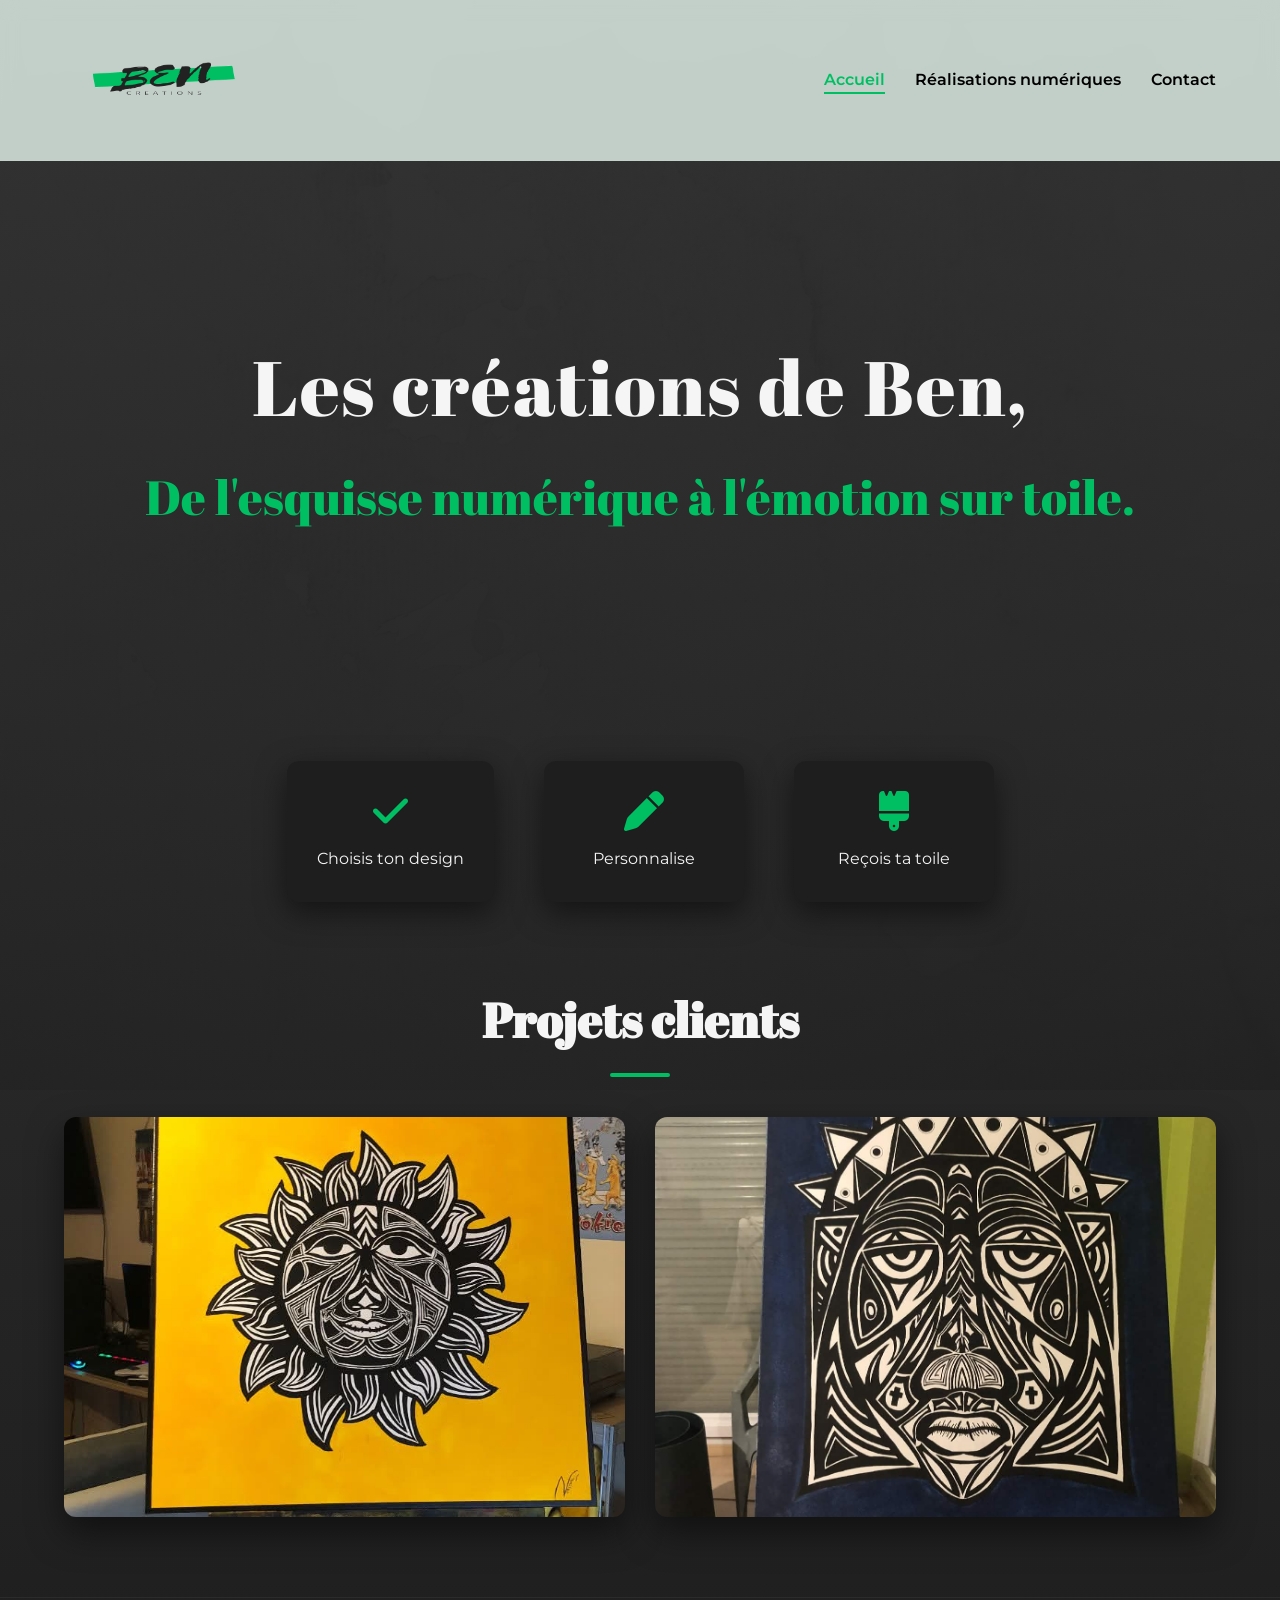
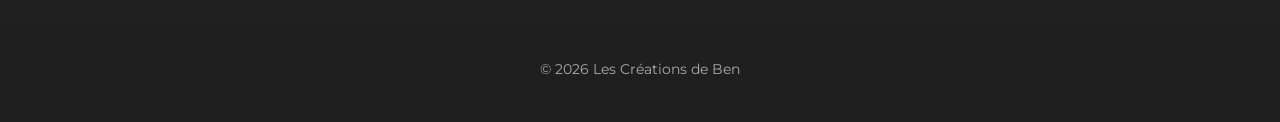
<file: index.html>
<!DOCTYPE html>
<html lang="fr">
<head>
    <meta charset='utf-8'>
    <meta name="viewport" content="width=device-width, initial-scale=1.0">
    <title>Les Créations de Ben</title>
    <link rel="stylesheet" href="https://cdnjs.cloudflare.com/ajax/libs/font-awesome/6.5.1/css/all.min.css">
    <link rel="stylesheet" href="style.css"> 
</head> 
<body>
    <header class="header">
        <div class="logo-container">
            <img src="logo.png" alt="Logo Les Créations de Ben">
        </div>
        <nav class="nav1">
            <ul> 
                <li><a href="index.html" class="active">Accueil</a></li>
                <li><a href="real.html">Réalisations numériques</a></li>
                <li><a href="contact.html">Contact</a></li>
            </ul>
        </nav>
    </header>

    <main> 
        <section class="top-page">
            <div class="landing-page">
                <h1 class="big-title">Les créations de Ben,</h1>
                <p class="p-title">De l'esquisse numérique à l'émotion sur toile.</p>
            </div>
        </section>
         
        <section class="service">
            <div class="service-item">
                <i class="fa-solid fa-check delivery-icon" aria-hidden="true"></i>
                <p>Choisis ton design</p>
            </div>
            <div class="service-item">
                <i class="fa-solid fa-pen delivery-icon" aria-hidden="true"></i>
                <p>Personnalise</p>
            </div>
            <div class="service-item">
                <i class="fa-solid fa-brush delivery-icon" aria-hidden="true"></i>
                <p>Reçois ta toile</p>
            </div>
        </section>

        <section class="customer">
            <h2 class="section-title">Projets clients</h2>
            <div class="customer-pro">
                <a href="soleil-toile.webp" target="_blank" class="toile soleil-toile"> 
                    <div class="description">
                        <h3>Éclat Solaire</h3>
                        <p>Création numérique sur toile - 2024</p>
                    </div>
                </a> 
                <a href="masque-toile.webp" target="_blank" class="toile masque-toile">
                    <div class="description">
                        <h3>Le masque</h3>
                        <p>Création numérique sur toile - 2022</p>
                    </div>
                </a> 
            </div>
        </section>
    </main>

    <footer class="footer">
        <p>&copy; 2026 Les Créations de Ben</p>
    </footer>
</body>
</html>
</file>
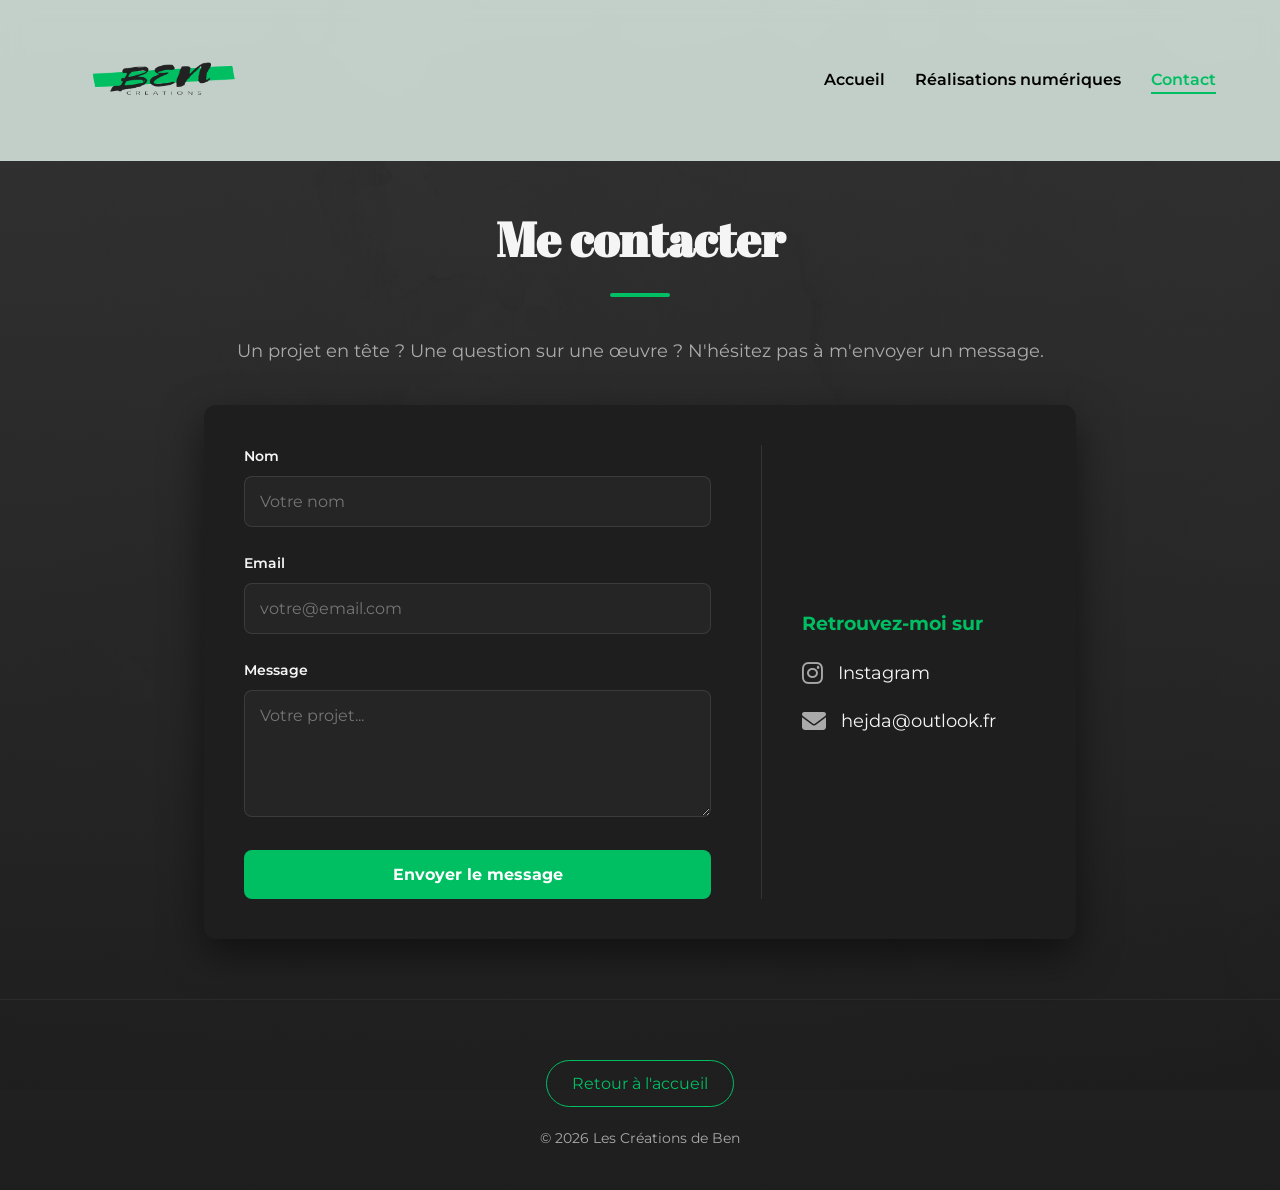
<file: contact.html>
<!DOCTYPE html>
<html lang="fr">
<head>
    <meta charset='utf-8'>
    <meta name="viewport" content="width=device-width,initial-scale=1.0">
    <title>Contact - Les Créations de Ben</title>
    <link rel="stylesheet" href="https://cdnjs.cloudflare.com/ajax/libs/font-awesome/6.5.1/css/all.min.css">
    <link rel="stylesheet" href="style.css"> 
</head> 
<body>
    <header class="header">
        <div class="logo-container"> 
            <img src="logo.png" alt="Logo Les Créations de Ben">
        </div>
        <nav class="nav1">
            <ul> 
                <li><a href="index.html">Accueil</a></li>
                <li><a href="real.html">Réalisations numériques</a></li>
                <li><a href="contact.html" class="active">Contact</a></li>
            </ul>
        </nav>
    </header>

    <main class="contact-container">
        <h2 class="section-title">Me contacter</h2>
        <p class="contact-intro">Un projet en tête ? Une question sur une œuvre ? N'hésitez pas à m'envoyer un message.</p>

        <section class="contact-flex">
            <form class="contact-form" action="#" method="POST">
                <div class="form-group">
                    <label for="nom">Nom</label>
                    <input type="text" id="nom" name="nom" placeholder="Votre nom" required>
                </div>
                <div class="form-group">
                    <label for="email">Email</label>
                    <input type="email" id="email" name="email" placeholder="votre@email.com" required>
                </div>
                <div class="form-group">
                    <label for="message">Message</label>
                    <textarea id="message" name="message" rows="5" placeholder="Votre projet..." required></textarea>
                </div>
                <button type="submit" class="btn-submit">Envoyer le message</button>
            </form>

            <div class="contact-info">
                <h3>Retrouvez-moi sur</h3>
                <div class="social-links">
                    <a href="https://www.instagram.com/_northben_/" target="_blank" rel="noopener">
                        <i class="fab fa-instagram"></i> Instagram
                    </a>
                    <a href="mailto:hejda@outlook.fr">
                        <i class="fas fa-envelope"></i> hejda@outlook.fr
                    </a>
                </div>
            </div>
        </section>
    </main>

    <footer class="footer">
        <a href="index.html" class="btn-back">Retour à l'accueil</a>
        <p>&copy; 2026 Les Créations de Ben</p>
    </footer>
</body>
</html>
</file>
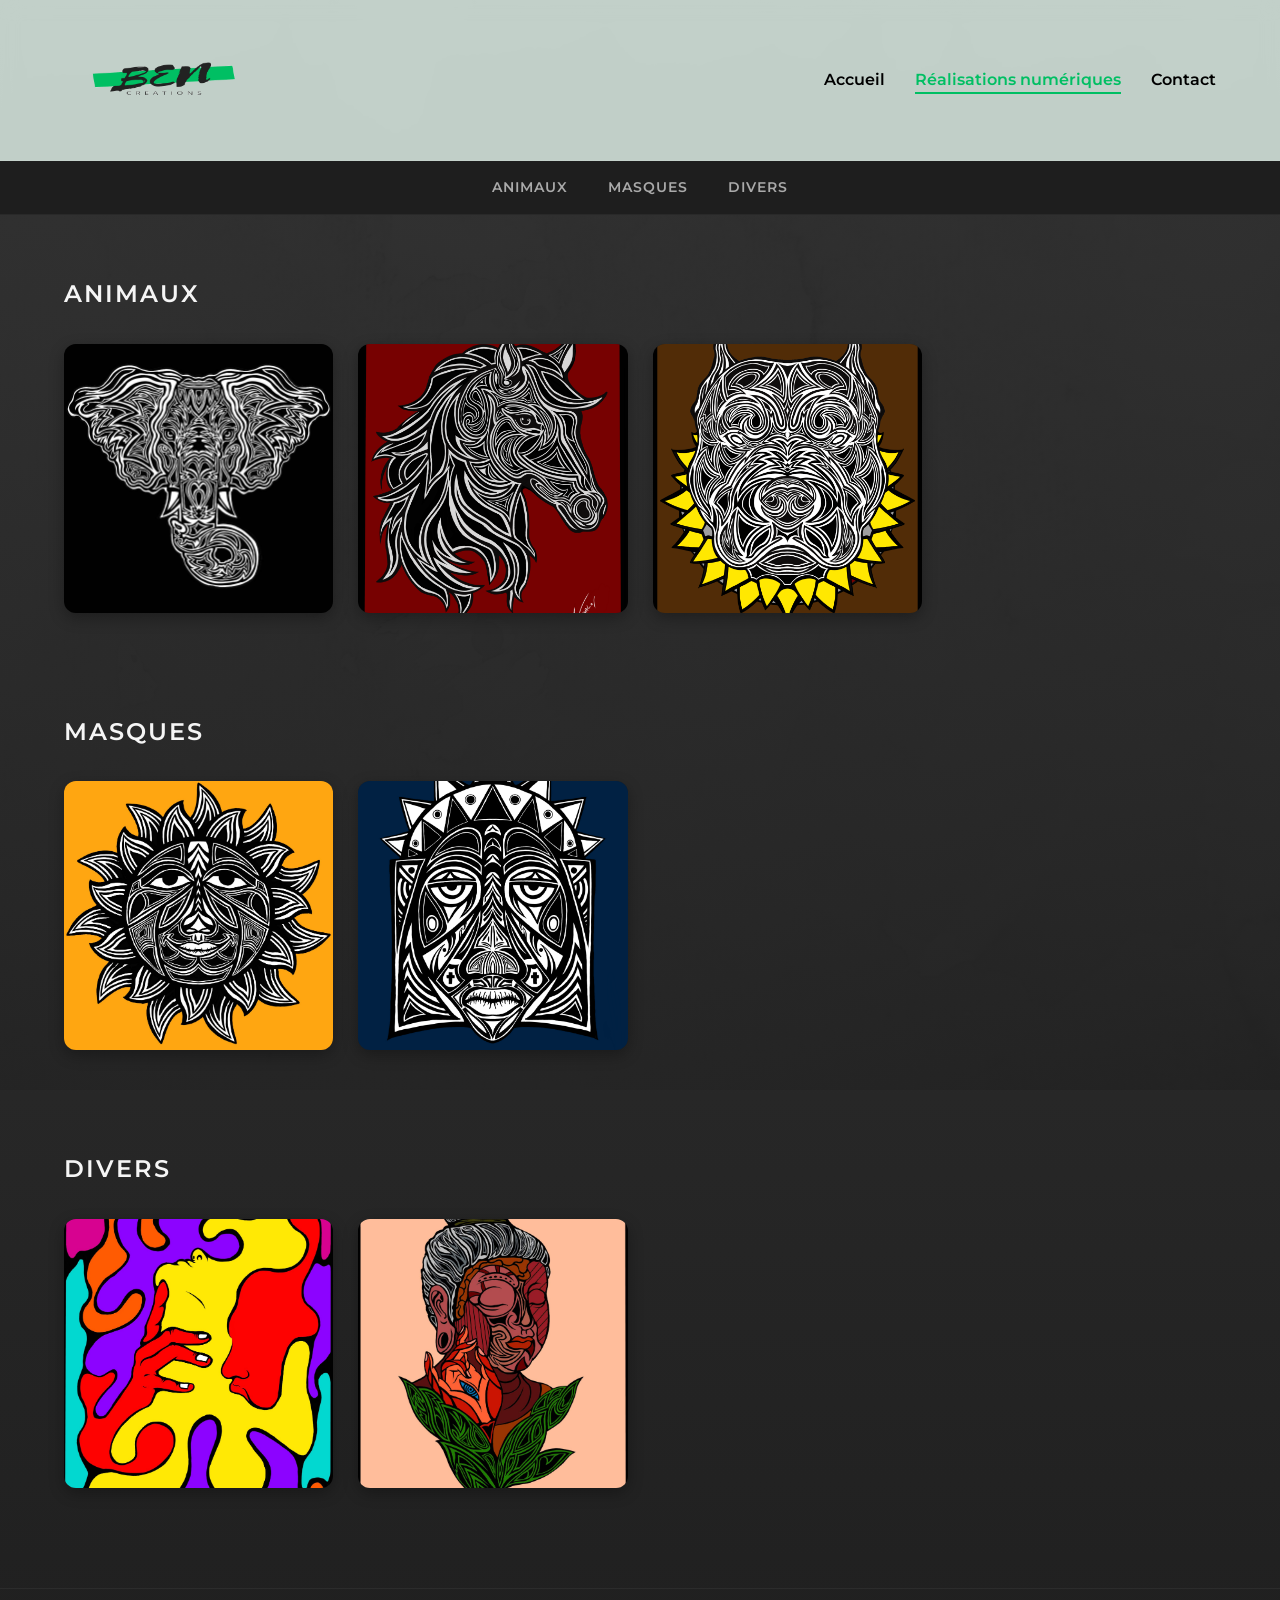
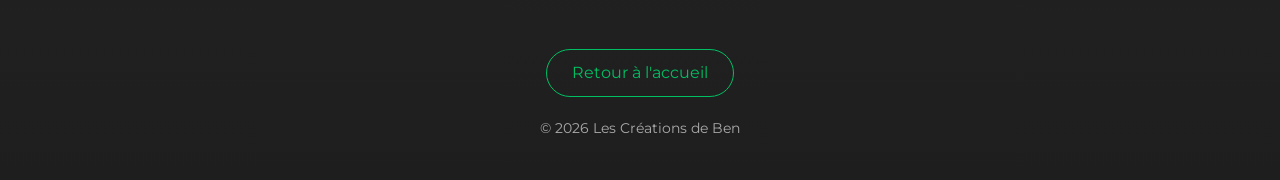
<file: real.html>
<!DOCTYPE html>
<html lang="fr">
<head>
    <meta charset='utf-8'>
    <meta name="viewport" content="width=device-width, initial-scale=1.0">
    <title>Réalisations - Les Créations de Ben</title>
    <link rel="stylesheet" href="https://cdnjs.cloudflare.com/ajax/libs/font-awesome/6.5.1/css/all.min.css">
    <link rel="stylesheet" href="style.css"> 
</head>
<body>
    <header class="header">
        <div class="logo-container">
            <img src="logo.png" alt="Logo Les Créations de Ben">
        </div>
        <nav class="nav1">
            <ul>
                <li><a href="index.html">Accueil</a></li>
                <li><a href="real.html" class="active">Réalisations numériques</a></li>
                <li><a href="contact.html">Contact</a></li>
            </ul>
        </nav>
    </header>

    <nav class="sub-nav">
        <a href="#animaux">Animaux</a>
        <a href="#masques">Masques</a>
        <a href="#divers">Divers</a>
    </nav>

    <main class="container">
        <section id="animaux" class="gallery-section">
            <h2>Animaux</h2>
            <div class="galerie-num">
                <div class="art-card">
                    <a href="animal1.webp" target="_blank">
                        <img src="animal1.webp" alt="Dessin Animal 1">
                        <div class="overlay"><span>Voir l'œuvre</span></div>
                    </a>
                </div>
                <div class="art-card">
                    <a href="animal2.webp" target="_blank">
                        <img src="animal2.webp" alt="Dessin Animal 2">
                        <div class="overlay"><span>Voir l'œuvre</span></div>
                    </a>
                </div>
                 <div class="art-card">
                    <a href="animal3.webp" target="_blank">
                        <img src="animal3.webp" alt="Dessin Animal 3">
                        <div class="overlay"><span>Voir l'œuvre</span></div>
                    </a>
                </div>
            </div>
        </section>

        <section id="masques" class="gallery-section">
            <h2>Masques</h2>
            <div class="galerie-num">
                <div class="art-card">
                    <a href="masque1.webp" target="_blank">
                        <img src="masque1.webp" alt="Masque 1">
                        <div class="overlay"><span>Voir le dessin</span></div>
                    </a>
                </div>
                <div class="art-card">
                    <a href="masque2.webp" target="_blank">
                        <img src="masque2.webp" alt="Masque 2">
                        <div class="overlay"><span>Voir le dessin</span></div>
                    </a>
                </div>
            </div>
        </section>

        <section id="divers" class="gallery-section">
            <h2>Divers</h2>
            <div class="galerie-num">
                <div class="art-card">
                    <a href="divers1.webp" target="_blank">
                        <img src="divers1.webp" alt="Dessin Divers 1">
                        <div class="overlay"><span>Voir le dessin</span></div>
                    </a>
            </div>
               <div class="art-card">
                    <a href="divers2.webp" target="_blank">
                        <img src="divers2.webp" alt="Dessin Divers 1">
                        <div class="overlay"><span>Voir le dessin</span></div>
                    </a>
            </div>
        </section>
    </main>

    <footer class="footer">
        <a href="index.html" class="btn-back">Retour à l'accueil</a>
        <p>&copy; 2026 Les Créations de Ben</p>
    </footer>
</body>
</html>
</file>
<file: style.css>
/* ==========================================
   1. VARIABLES & POLICES
   ========================================== */
   @import url('https://fonts.googleapis.com/css2?family=Montserrat:wght@300;400;600;700&family=Abril+Fatface&display=swap');

   :root {
       --accent: #00bf63;
       --accent-hover: #00a053;
       --bg-dark: #121212;
       --bg-card: #1e1e1e;
       --text-main: #f5f5f5;
       --text-muted: #aaaaaa;
       --border-radius: 12px;
       --transition: all 0.3s ease;
   }
   
   * {
       margin: 0;
       padding: 0;
       box-sizing: border-box;
       font-family: 'Montserrat', sans-serif;
   }
   
   body {
       /* Utilisation d'un dégradé assombrissant sur l'image de fond pour garantir la lisibilité */
       background: linear-gradient(rgba(18, 18, 18, 0.85), rgba(18, 18, 18, 0.95)), url("bg.png") no-repeat center center fixed;
       background-size: cover;
       color: var(--text-main);
       line-height: 1.6;
       scroll-behavior: smooth;
   }
   
   /* ==========================================
      2. HEADER & NAVIGATION
      ========================================== */
   .header {
       display: flex;
       justify-content: space-between;
       align-items: center;
       padding: 20px 5%;
       background: rgba(231, 248, 239, 0.8);
       backdrop-filter: blur(10px);
       position: sticky;
       top: 0;
       z-index: 1000;
       border-bottom: 1px solid rgba(255, 255, 255, 0.05);
   }
   
   .logo-container img {
       max-width: 200px;
       height: auto;
   }
   
   .nav1 ul {
       display: flex;
       gap: 30px;
       list-style: none;
   }
   
   .nav1 li a {
       text-decoration: none;
       color: black;
       font-weight: 600;
       font-size: 1rem;
       transition: var(--transition);
       position: relative;
   }
   
   .nav1 li a::after {
       content: '';
       position: absolute;
       width: 0;
       height: 2px;
       bottom: -5px;
       left: 0;
       background-color: var(--accent);
       transition: var(--transition);
   }
   
   .nav1 li a:hover::after, .nav1 li a.active::after {
       width: 100%;
   }
   
   .nav1 li a:hover, .nav1 li a.active {
       color: var(--accent);
   }
   
   /* ==========================================
      3. PAGE D'ACCUEIL (Index)
      ========================================== */
   .top-page {
       display: flex;
       align-items: center;
       justify-content: center;
       min-height: 60vh;
       text-align: center;
       padding: 40px 5%;
   }
   
   .big-title {
       font-family: 'Abril Fatface', cursive;
       font-size: clamp(3rem, 6vw, 5rem);
       font-weight: 100;
       color: var(--white);
       margin-bottom: 10px;
       letter-spacing: 2px;
   }
   
   .p-title {
       font-family: 'Abril Fatface', cursive;
       font-size: clamp(1.5rem, 4vw, 3rem);
       color: var(--accent);
   }
   
   /* Services */
   .service {
       display: flex;
       justify-content: center;
       gap: 50px;
       margin: 60px 5%;
       flex-wrap: wrap;
   }
   
   .service-item {
       display: flex;
       flex-direction: column;
       align-items: center;
       background: var(--bg-card);
       padding: 30px;
       border-radius: var(--border-radius);
       min-width: 200px;
       box-shadow: 0 10px 30px rgba(0,0,0,0.5);
       transition: var(--transition);
   }
   
   .service-item:hover {
       transform: translateY(-10px);
       border-bottom: 3px solid var(--accent);
   }
   
   .delivery-icon {
       font-size: 40px;
       color: var(--accent);
       margin-bottom: 15px;
   }
   
   /* Projets clients */
   .customer {
       margin: 80px 5%;
   }
   
   .section-title {
       font-size: clamp(2rem, 4vw, 3rem);
       font-family: "Abril Fatface", cursive;
       margin-bottom: 40px;
       text-align: center;
   }
   
   .section-title::after {
       content: "";
       display: block;
       background-color: var(--accent);
       width: 60px;
       height: 4px;
       margin: 15px auto 0;
       border-radius: 2px;
   }
   
   .customer-pro {
       display: flex;
       gap: 30px;
       flex-wrap: wrap;
   }
   
   .toile {
       flex: 1;
       min-width: 300px;
       height: 400px;
       background-size: cover;
       background-position: center;
       border-radius: var(--border-radius);
       position: relative;
       overflow: hidden;
       text-decoration: none;
       transition: var(--transition);
       box-shadow: 0 15px 35px rgba(0,0,0,0.5);
   }
   
   .toile:hover {
       transform: scale(1.03);
   }
   
   .soleil-toile { background-image: url("soleil-toile.webp"); background-color: #333;}
   .masque-toile { background-image: url("masque-toile.webp"); background-color: #444;}
   
   .description {
       position: absolute;
       bottom: -100%;
       left: 0; right: 0;
       background: linear-gradient(transparent, rgba(0, 0, 0, 0.9));
       color: var(--text-main);
       padding: 40px 20px 20px;
       transition: var(--transition);
       text-align: left;
   }
   
   .toile:hover .description {
       bottom: 0;
   }
   
   .description h3 { color: var(--accent); margin-bottom: 5px; }
   
   /* ==========================================
      4. RÉALISATIONS NUMÉRIQUES (Galerie)
      ========================================== */
   .sub-nav {
       display: flex;
       justify-content: center;
       gap: 40px;
       padding: 15px;
       background: var(--bg-card);
       border-bottom: 1px solid rgba(255, 255, 255, 0.05);
   }
   
   .sub-nav a {
       text-decoration: none;
       color: var(--text-muted);
       font-weight: 600;
       text-transform: uppercase;
       font-size: 0.9rem;
       letter-spacing: 1px;
       transition: var(--transition);
   }
   
   .sub-nav a:hover { color: var(--accent); }
   
   .gallery-section h2 {
       text-align: left;
       margin: 60px 5% 30px;
       font-weight: 600;
       text-transform: uppercase;
       letter-spacing: 2px;
       font-size: 1.5rem;
       color: var(--text-main);
   }
   
   .galerie-num {
       display: grid;
       grid-template-columns: repeat(auto-fill, minmax(250px, 1fr));
       gap: 25px;
       padding: 0 5% 40px;
   }
   
   .art-card {
       position: relative;
       border-radius: var(--border-radius);
       overflow: hidden;
       aspect-ratio: 1 / 1;
       background: var(--bg-card);
       box-shadow: 0 5px 15px rgba(0,0,0,0.3);
   }
   
   .art-card img {
       width: 100%;
       height: 100%;
       object-fit: cover;
       transition: transform 0.6s cubic-bezier(0.25, 1, 0.5, 1);
   }
   
   .art-card:hover img { transform: scale(1.1); }
   
   .overlay {
       position: absolute;
       inset: 0;
       background: rgba(0, 0, 0, 0.6);
       display: flex;
       justify-content: center;
       align-items: center;
       opacity: 0;
       transition: var(--transition);
   }
   
   .art-card:hover .overlay { opacity: 1; }
   
   .overlay span {
       border: 2px solid var(--accent);
       border-radius: 30px;
       padding: 10px 25px;
       color: var(--text-main);
       font-weight: 600;
       text-transform: uppercase;
       font-size: 0.85rem;
       letter-spacing: 1px;
       background: rgba(0, 191, 99, 0.1);
   }
   
   /* ==========================================
      5. PAGE CONTACT
      ========================================== */
   .contact-container {
       max-width: 1000px;
       margin: 40px auto;
       padding: 0 5%;
   }
   
   .contact-intro {
       text-align: center;
       color: var(--text-muted);
       margin-bottom: 40px;
       font-size: 1.1rem;
   }
   
   .contact-flex {
       display: flex;
       gap: 50px;
       background: var(--bg-card);
       padding: 40px;
       border-radius: var(--border-radius);
       box-shadow: 0 15px 40px rgba(0,0,0,0.5);
   }
   
   .contact-form { flex: 2; }
   
   .form-group { margin-bottom: 25px; }
   
   .form-group label {
       display: block;
       margin-bottom: 8px;
       color: var(--text-main);
       font-weight: 600;
       font-size: 0.9rem;
   }
   
   .form-group input, .form-group textarea {
       width: 100%;
       padding: 15px;
       background: rgba(255, 255, 255, 0.03);
       border: 1px solid rgba(255, 255, 255, 0.1);
       border-radius: 8px;
       color: var(--text-main);
       font-size: 1rem;
       transition: var(--transition);
   }
   
   .form-group input:focus, .form-group textarea:focus {
       outline: none;
       border-color: var(--accent);
       background: rgba(255, 255, 255, 0.05);
   }
   
   .btn-submit {
       background: var(--accent);
       color: #fff;
       border: none;
       border-radius: 8px;
       padding: 15px 30px;
       font-weight: 700;
       font-size: 1rem;
       cursor: pointer;
       width: 100%;
       transition: var(--transition);
   }
   
   .btn-submit:hover {
       background: var(--accent-hover);
       transform: translateY(-2px);
   }
   
   .contact-info {
       flex: 1;
       border-left: 1px solid rgba(255, 255, 255, 0.1);
       padding-left: 40px;
       display: flex;
       flex-direction: column;
       justify-content: center;
   }
   
   .contact-info h3 {
       margin-bottom: 20px;
       color: var(--accent);
   }
   
   .social-links {
       display: flex;
       flex-direction: column;
       gap: 20px;
   }
   
   .social-links a {
       color: var(--text-main);
       text-decoration: none;
       display: flex;
       align-items: center;
       gap: 15px;
       font-size: 1.1rem;
       transition: var(--transition);
   }
   
   .social-links a i {
       font-size: 1.5rem;
       color: var(--text-muted);
       transition: var(--transition);
   }
   
   .social-links a:hover { color: var(--accent); }
   .social-links a:hover i { color: var(--accent); }
   
   /* ==========================================
      6. FOOTER
      ========================================== */
   .footer {
       text-align: center;
       padding: 60px 20px 40px;
       margin-top: 60px;
       border-top: 1px solid rgba(255, 255, 255, 0.05);
   }
   
   .btn-back {
       display: inline-block;
       padding: 10px 25px;
       border: 1px solid var(--accent);
       border-radius: 30px;
       color: var(--accent);
       text-decoration: none;
       margin-bottom: 20px;
       transition: var(--transition);
   }
   
   .btn-back:hover {
       background: var(--accent);
       color: #fff;
   }
   
   .footer p { color: var(--text-muted); font-size: 0.9rem; }
   
   /* ==========================================
      7. RESPONSIVE
      ========================================== */
   @media screen and (max-width: 900px) {
       .contact-flex { flex-direction: column; }
       .contact-info { 
           border-left: none; 
           border-top: 1px solid rgba(255, 255, 255, 0.1); 
           padding-left: 0; 
           padding-top: 30px; 
       }
   }
   
   @media screen and (max-width: 768px) {
       .header { flex-direction: column; gap: 20px; padding: 20px; }
       .nav1 ul { gap: 15px; flex-wrap: wrap; justify-content: center; }
       .service { gap: 20px; }
       .toile { height: 300px; }
   }
   
   @media screen and (max-width: 480px) {
       .sub-nav { flex-direction: column; align-items: center; gap: 15px; }
       .galerie-num { grid-template-columns: repeat(auto-fill, minmax(150px, 1fr)); }
   }
</file>
